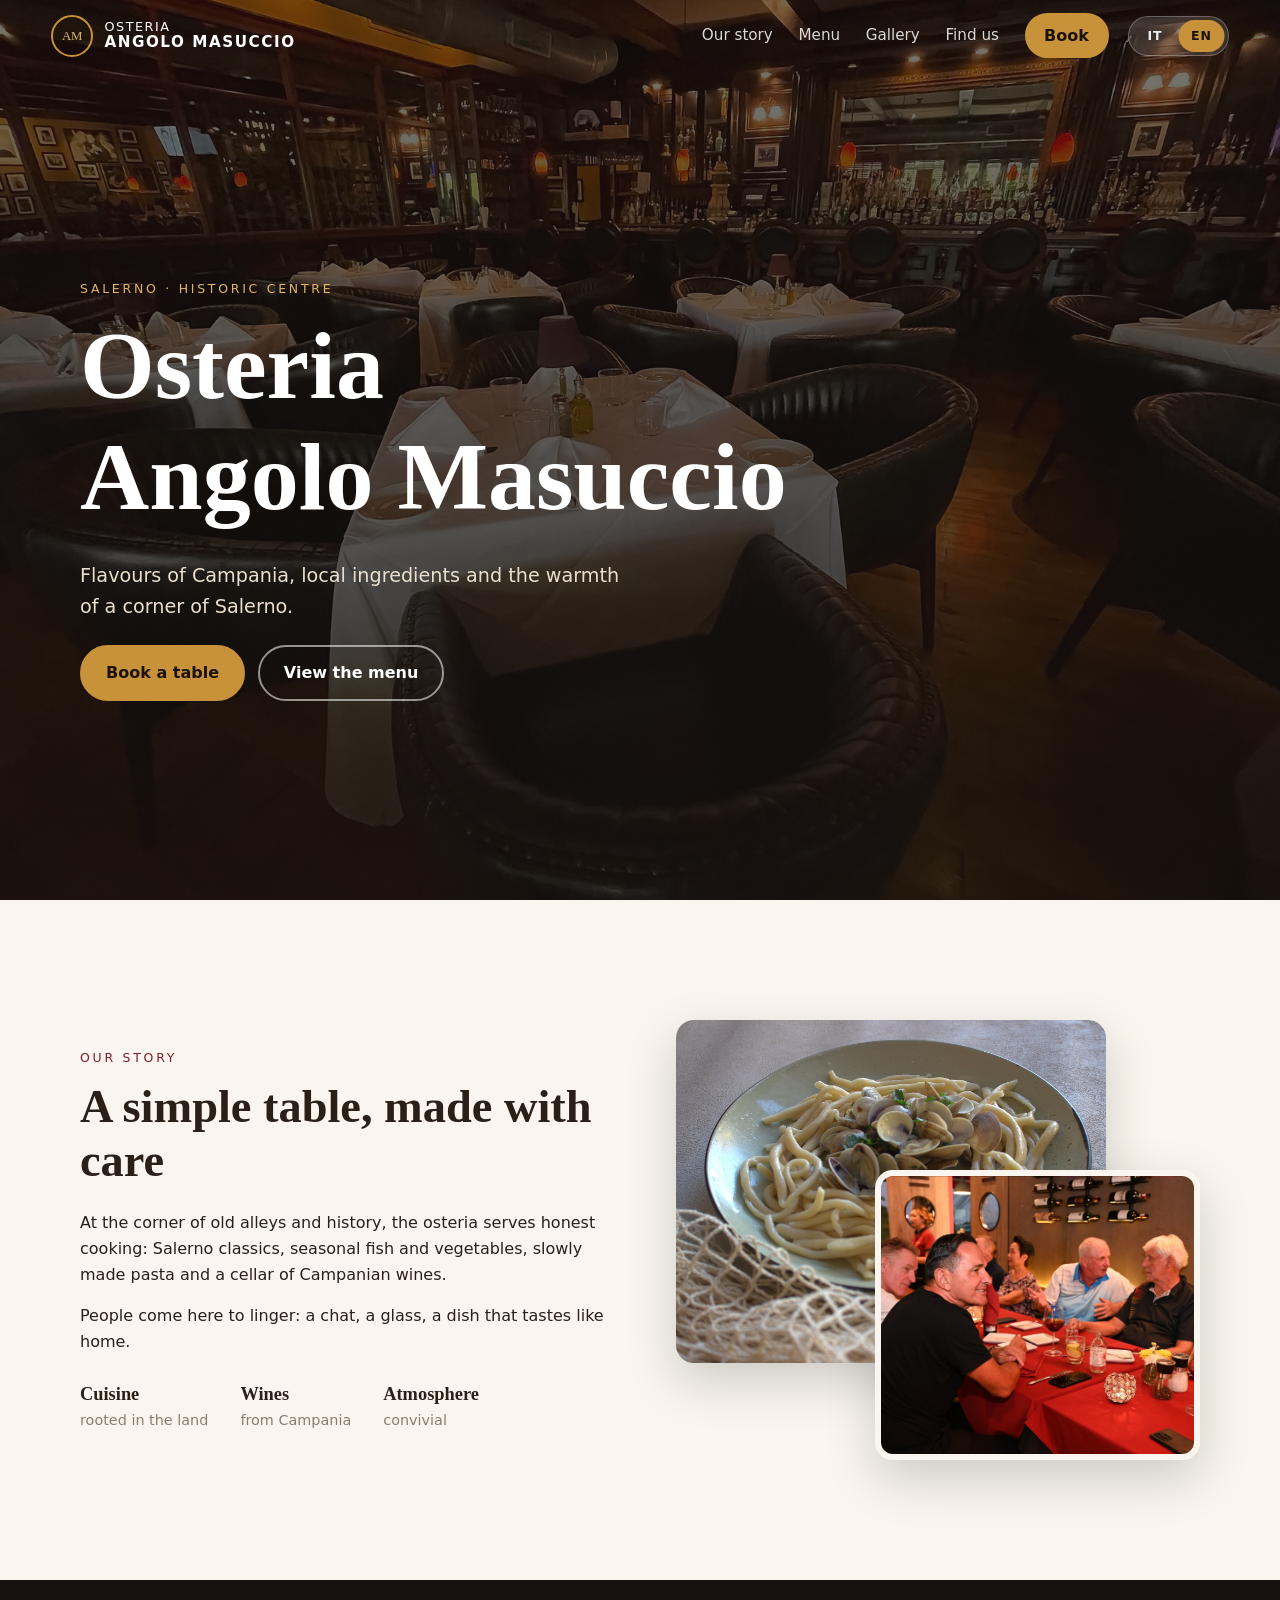
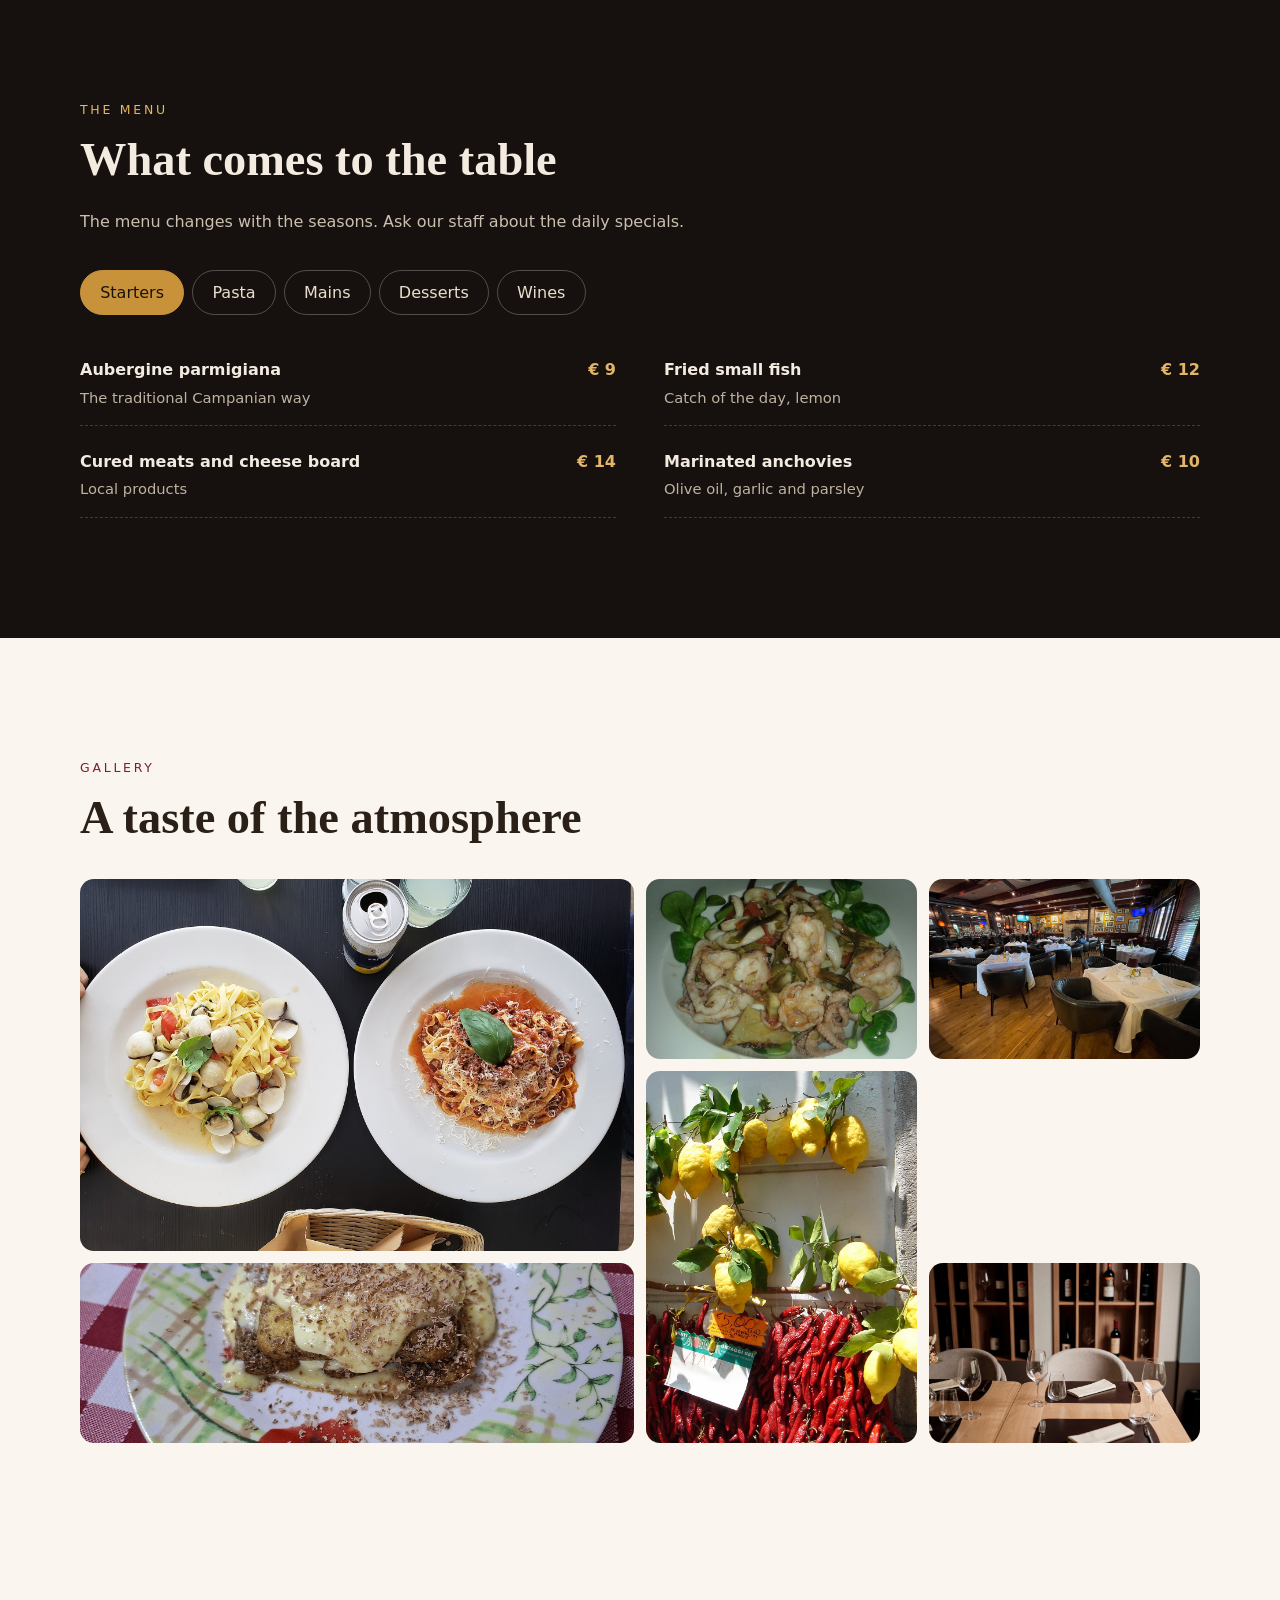
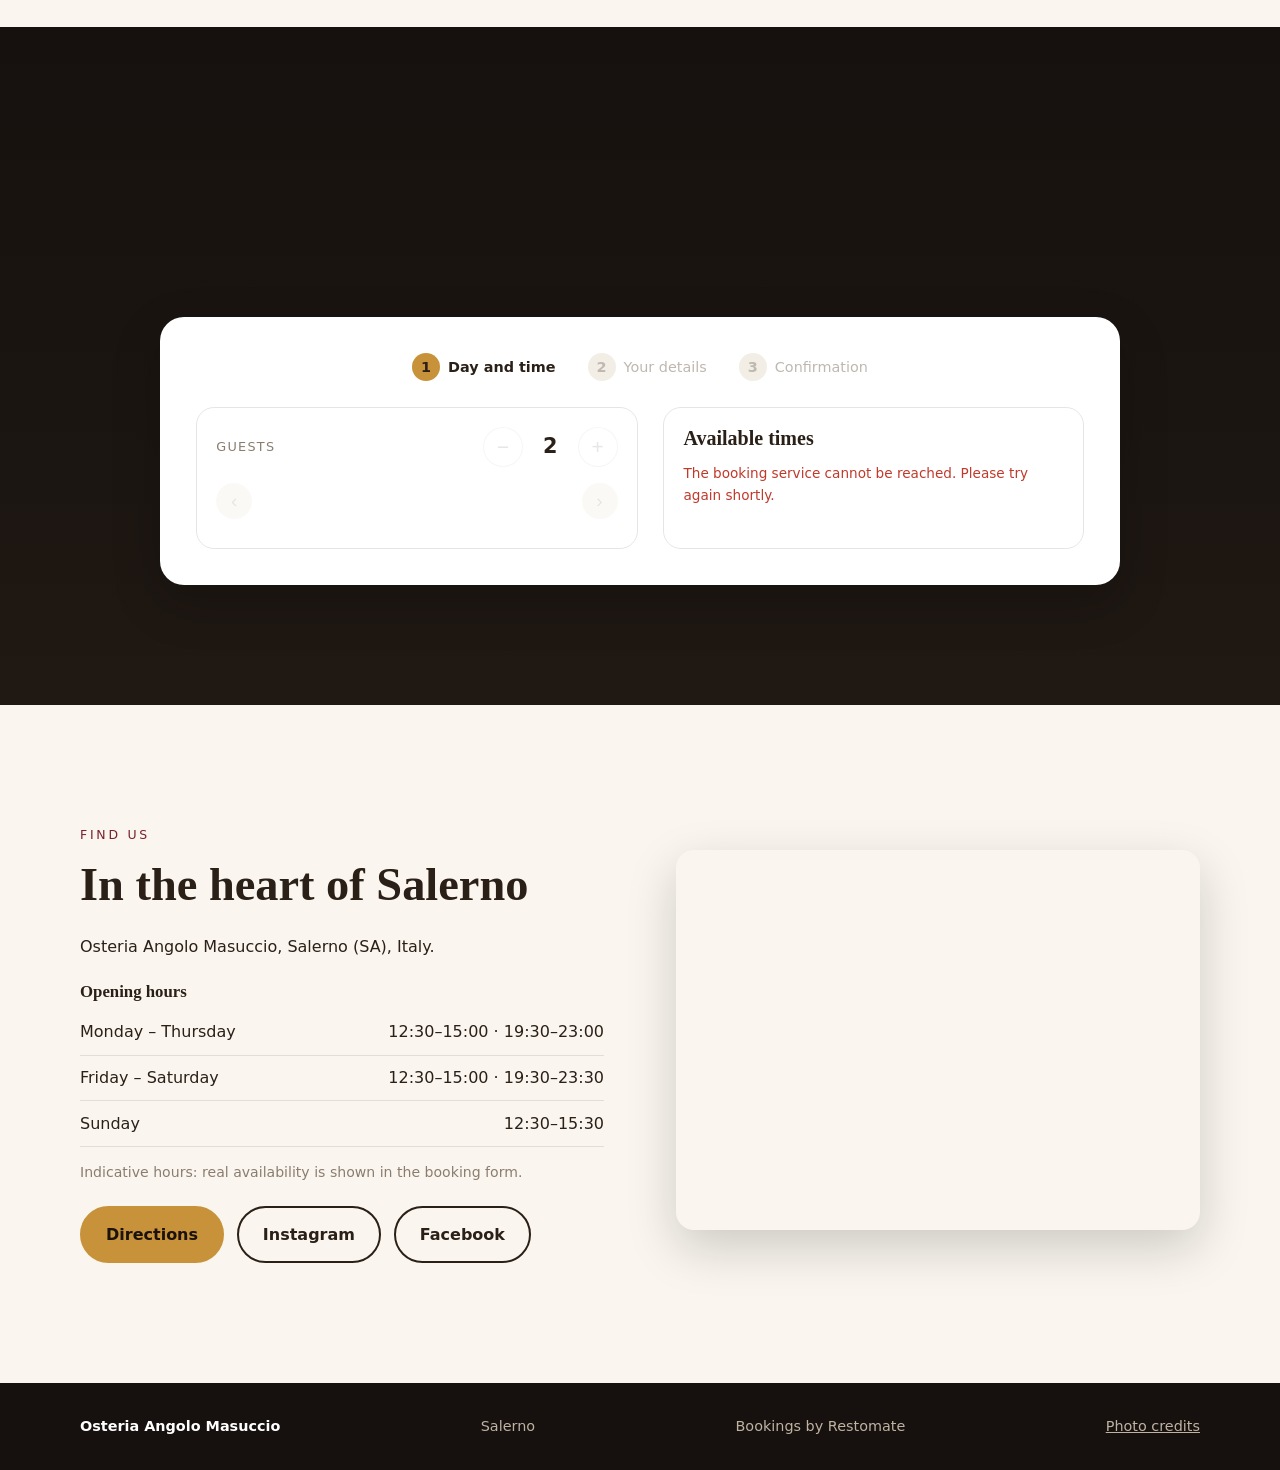
<file: wwwroot/index.html>
<!doctype html>
<html lang="it">
<head>
  <meta charset="utf-8">
  <meta name="viewport" content="width=device-width, initial-scale=1">
  <title>Osteria Angolo Masuccio | Salerno</title>
  <meta name="description" content="" id="meta-desc">
  <meta name="theme-color" content="#16110e">
  <link rel="stylesheet" href="styles.css">
</head>
<body>
  <header class="site-header" id="top">
    <a class="brand" href="#top" aria-label="Osteria Angolo Masuccio"><span class="brand-mark">AM</span><span class="brand-text">Osteria<br><strong>Angolo Masuccio</strong></span></a>
    <div class="header-right">
      <nav id="nav" class="nav" aria-label="Menu">
        <a href="#storia" data-i18n="nav.story"></a><a href="#menu" data-i18n="nav.menu"></a><a href="#galleria" data-i18n="nav.gallery"></a><a href="#dove" data-i18n="nav.where"></a>
        <a class="btn btn-small" href="#prenota" data-i18n="nav.book"></a>
      </nav>
      <div class="lang" id="lang" role="group" data-i18n-attrs="aria-label:lang.label">
        <button type="button" data-lang="it" aria-pressed="true">IT</button>
        <button type="button" data-lang="en" aria-pressed="false">EN</button>
        <span class="lang-thumb" aria-hidden="true"></span>
      </div>
      <button class="nav-toggle" id="nav-toggle" type="button" aria-expanded="false" aria-controls="nav"><span class="sr-only" data-i18n="nav.toggle"></span><i></i><i></i><i></i></button>
    </div>
  </header>
  <main>
    <section class="hero" aria-labelledby="hero-title">
      <div class="hero-bg" data-parallax></div>
      <div class="hero-inner">
        <p class="eyebrow" data-i18n="hero.eyebrow"></p>
        <h1 id="hero-title" data-i18n-html="hero.title"></h1>
        <p class="lead" data-i18n="hero.lead"></p>
        <div class="actions"><a class="btn" href="#prenota" data-i18n="hero.cta"></a><a class="btn btn-ghost" href="#menu" data-i18n="hero.menu"></a></div>
      </div>
    </section>
    <section class="section" id="storia" aria-labelledby="storia-title">
      <div class="wrap split">
        <div class="reveal">
          <p class="eyebrow dark" data-i18n="story.eyebrow"></p>
          <h2 id="storia-title" data-i18n="story.title"></h2>
          <p data-i18n="story.p1"></p>
          <p data-i18n="story.p2"></p>
          <ul class="facts">
            <li><strong data-i18n="facts.1k"></strong><span data-i18n="facts.1v"></span></li>
            <li><strong data-i18n="facts.2k"></strong><span data-i18n="facts.2v"></span></li>
            <li><strong data-i18n="facts.3k"></strong><span data-i18n="facts.3v"></span></li>
          </ul>
        </div>
        <div class="photo-stack reveal"><div class="photo p1" role="img" data-i18n-attrs="aria-label:photo.1"></div><div class="photo p2" role="img" data-i18n-attrs="aria-label:photo.2"></div></div>
      </div>
    </section>
    <section class="section dark" id="menu" aria-labelledby="menu-title">
      <div class="wrap">
        <div class="section-head reveal"><p class="eyebrow" data-i18n="menu.eyebrow"></p><h2 id="menu-title" data-i18n="menu.title"></h2>
          <p class="muted-light" data-i18n="menu.note"></p></div>
        <div class="tabs" id="menu-tabs" role="tablist" data-i18n-attrs="aria-label:menu.tabs"></div>
        <div class="menu-panel" id="menu-panel" role="tabpanel" aria-live="polite"></div>
      </div>
    </section>
    <section class="section" id="galleria" aria-labelledby="gal-title">
      <div class="wrap">
        <div class="section-head reveal"><p class="eyebrow dark" data-i18n="gal.eyebrow"></p><h2 id="gal-title" data-i18n="gal.title"></h2></div>
        <div class="gallery reveal" id="gallery"></div>
        <p class="social reveal" data-i18n-html="gal.social"></p>
      </div>
    </section>
    <section class="section book" id="prenota" aria-labelledby="book-title">
      <div class="wrap">
        <div class="section-head reveal"><p class="eyebrow" data-i18n="book.eyebrow"></p><h2 id="book-title" data-i18n="book.title"></h2><p class="muted-light" data-i18n="book.sub"></p></div>
        <div class="book-card reveal">
          <ol class="steps" id="steps" data-i18n-attrs="aria-label:steps.label">
            <li class="active" data-step="1"><span>1</span><em data-i18n="steps.1"></em></li>
            <li data-step="2"><span>2</span><em data-i18n="steps.2"></em></li>
            <li data-step="3"><span>3</span><em data-i18n="steps.3"></em></li>
          </ol>
          <div class="status" id="status" role="alert"></div>
          <div class="step" id="step-1">
            <div class="pick-grid">
              <div class="panel">
                <div class="party"><span class="label" id="party-name" data-i18n="party.label"></span>
                  <div class="stepper" role="group" aria-labelledby="party-name">
                    <button type="button" id="party-minus" data-i18n-attrs="aria-label:party.minus">&minus;</button>
                    <output id="party-value" aria-live="polite">2</output>
                    <button type="button" id="party-plus" data-i18n-attrs="aria-label:party.plus">+</button>
                  </div></div>
                <div class="cal-bar"><button type="button" id="cal-prev" data-i18n-attrs="aria-label:cal.prev">&lsaquo;</button><strong id="cal-title"></strong><button type="button" id="cal-next" data-i18n-attrs="aria-label:cal.next">&rsaquo;</button></div>
                <div class="cal-grid" id="calendar-grid"></div>
              </div>
              <div class="panel"><h3 data-i18n="slots.title"></h3><div id="slots" aria-live="polite"></div></div>
            </div>
          </div>
          <form class="step" id="step-2" hidden novalidate>
            <div class="chosen"><div><span class="label" data-i18n="chosen.label"></span><strong id="chosen-text"></strong></div><button type="button" class="link" id="back" data-i18n="chosen.edit"></button></div>
            <div class="fields">
              <div class="field"><label for="name" data-i18n="form.name"></label><input id="name" autocomplete="name" maxlength="120" required><p class="field-error" id="name-error"></p></div>
              <div class="field"><label for="email" data-i18n="form.email"></label><input id="email" type="email" autocomplete="email" maxlength="200"><p class="field-error" id="email-error"></p></div>
              <div class="field"><label for="phone" data-i18n="form.phone"></label><input id="phone" type="tel" autocomplete="tel" maxlength="40"><p class="field-error" id="phone-error"></p></div>
            </div>
            <p class="hint" data-i18n="form.hint"></p>
            <button class="btn btn-block" id="submit" type="submit" data-i18n="form.submit"></button>
          </form>
          <div class="step confirmation" id="step-3" hidden tabindex="-1">
            <div class="check" aria-hidden="true"><svg viewBox="0 0 52 52"><path d="M14 27l8 8 16-17"/></svg></div>
            <h3 data-i18n="conf.title"></h3>
            <p data-i18n="conf.text"></p>
            <dl class="receipt">
              <div><dt data-i18n="conf.date"></dt><dd id="c-date"></dd></div><div><dt data-i18n="conf.time"></dt><dd id="c-time"></dd></div>
              <div><dt data-i18n="conf.party"></dt><dd id="c-party"></dd></div><div><dt data-i18n="conf.ref"></dt><dd id="c-ref"></dd></div>
            </dl>
            <p class="muted" data-i18n="conf.see"></p>
          </div>
        </div>
      </div>
    </section>
    <section class="section" id="dove" aria-labelledby="dove-title">
      <div class="wrap split">
        <div class="reveal">
          <p class="eyebrow dark" data-i18n="where.eyebrow"></p><h2 id="dove-title" data-i18n="where.title"></h2>
          <p data-i18n="where.addr"></p>
          <h3 class="small" data-i18n="where.hours"></h3>
          <ul class="hours">
            <li><span data-i18n="hours.1"></span><span>12:30–15:00 · 19:30–23:00</span></li>
            <li><span data-i18n="hours.2"></span><span>12:30–15:00 · 19:30–23:30</span></li>
            <li><span data-i18n="hours.3"></span><span>12:30–15:30</span></li>
          </ul>
          <p class="hint" data-i18n="where.hint"></p>
          <div class="actions">
            <a class="btn" href="https://www.google.com/maps/search/?api=1&amp;query=40.6777023,14.7612513" target="_blank" rel="noopener" data-i18n="where.directions"></a>
            <a class="btn btn-outline" href="https://www.instagram.com/osteriaangolomasuccio/" target="_blank" rel="noopener">Instagram</a>
            <a class="btn btn-outline" href="https://www.facebook.com/OsteriaAngoloMasuccio" target="_blank" rel="noopener">Facebook</a>
          </div>
        </div>
        <div class="map reveal"><iframe data-i18n-attrs="title:where.map" loading="lazy" src="https://www.openstreetmap.org/export/embed.html?bbox=14.7580%2C40.6760%2C14.7645%2C40.6795&amp;layer=mapnik&amp;marker=40.6777023%2C14.7612513"></iframe></div>
      </div>
    </section>
  </main>
  <footer class="site-footer"><div class="wrap"><strong>Osteria Angolo Masuccio</strong><span>Salerno</span><span data-i18n="footer.book"></span><a href="crediti.html" data-i18n="footer.credits"></a></div></footer>
  <dialog id="lightbox" class="lightbox"><button type="button" id="lb-close" data-i18n-attrs="aria-label:gal.close">&times;</button><div id="lb-img" role="img"></div></dialog>
  <script src="i18n.js"></script>
  <script src="app.js" defer></script>
</body>
</html>
</file>
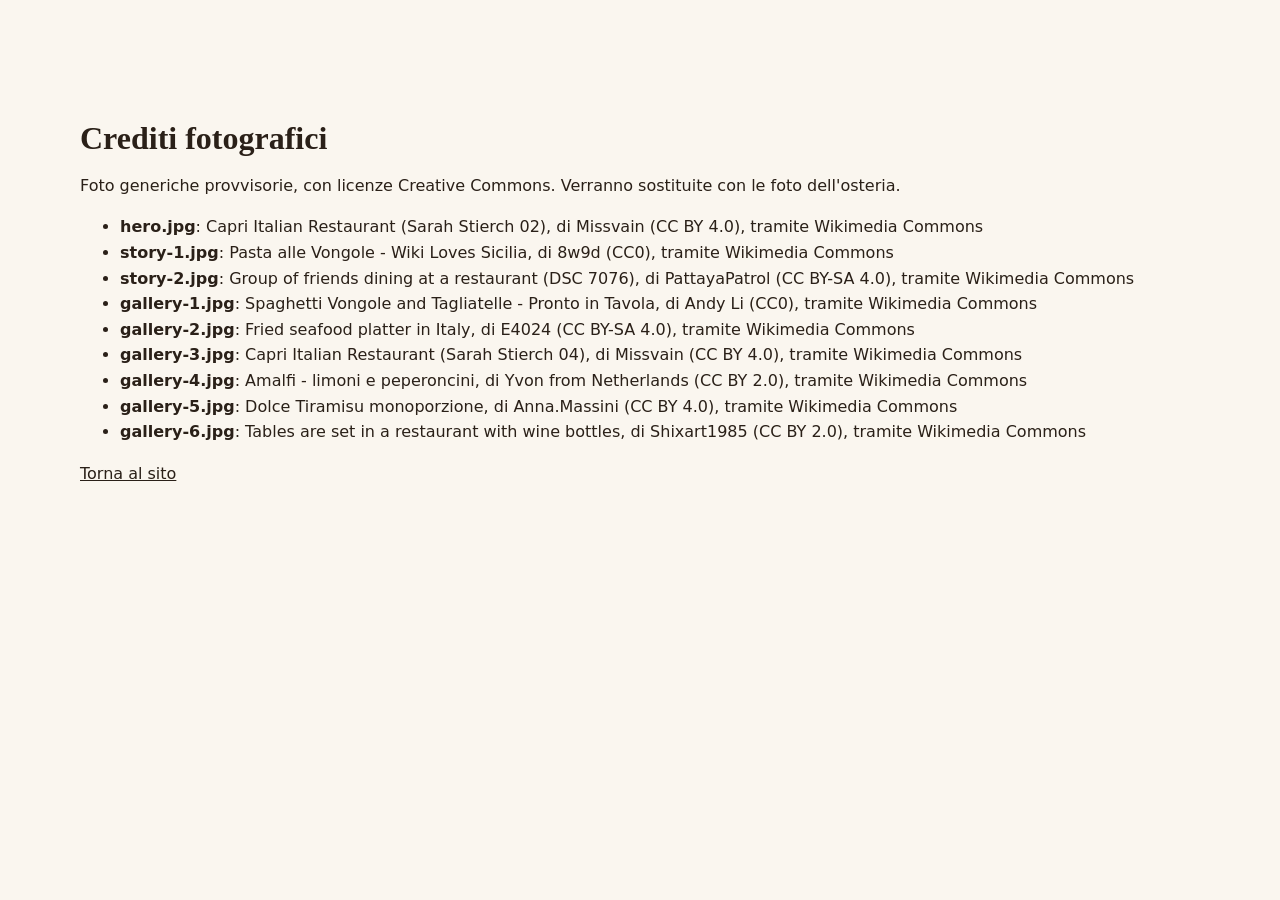
<file: wwwroot/crediti.html>
<!doctype html><html lang="it"><head><meta charset="utf-8"><meta name="viewport" content="width=device-width, initial-scale=1"><title>Crediti fotografici | Osteria Angolo Masuccio</title><link rel="stylesheet" href="styles.css"></head><body><main class="section"><div class="wrap"><h1>Crediti fotografici</h1><p>Foto generiche provvisorie, con licenze Creative Commons. Verranno sostituite con le foto dell'osteria.</p><ul><li><strong>hero.jpg</strong>: Capri Italian Restaurant (Sarah Stierch 02), di Missvain (CC BY 4.0), tramite Wikimedia Commons</li>
<li><strong>story-1.jpg</strong>: Pasta alle Vongole - Wiki Loves Sicilia, di 8w9d (CC0), tramite Wikimedia Commons</li>
<li><strong>story-2.jpg</strong>: Group of friends dining at a restaurant (DSC 7076), di PattayaPatrol (CC BY-SA 4.0), tramite Wikimedia Commons</li>
<li><strong>gallery-1.jpg</strong>: Spaghetti Vongole and Tagliatelle - Pronto in Tavola, di Andy Li (CC0), tramite Wikimedia Commons</li>
<li><strong>gallery-2.jpg</strong>: Fried seafood platter in Italy, di E4024 (CC BY-SA 4.0), tramite Wikimedia Commons</li>
<li><strong>gallery-3.jpg</strong>: Capri Italian Restaurant (Sarah Stierch 04), di Missvain (CC BY 4.0), tramite Wikimedia Commons</li>
<li><strong>gallery-4.jpg</strong>: Amalfi - limoni e peperoncini, di Yvon from Netherlands (CC BY 2.0), tramite Wikimedia Commons</li>
<li><strong>gallery-5.jpg</strong>: Dolce Tiramisu monoporzione, di Anna.Massini (CC BY 4.0), tramite Wikimedia Commons</li>
<li><strong>gallery-6.jpg</strong>: Tables are set in a restaurant with wine bottles, di Shixart1985 (CC BY 2.0), tramite Wikimedia Commons</li></ul><p><a href="index.html">Torna al sito</a></p></div></main></body></html>
</file>
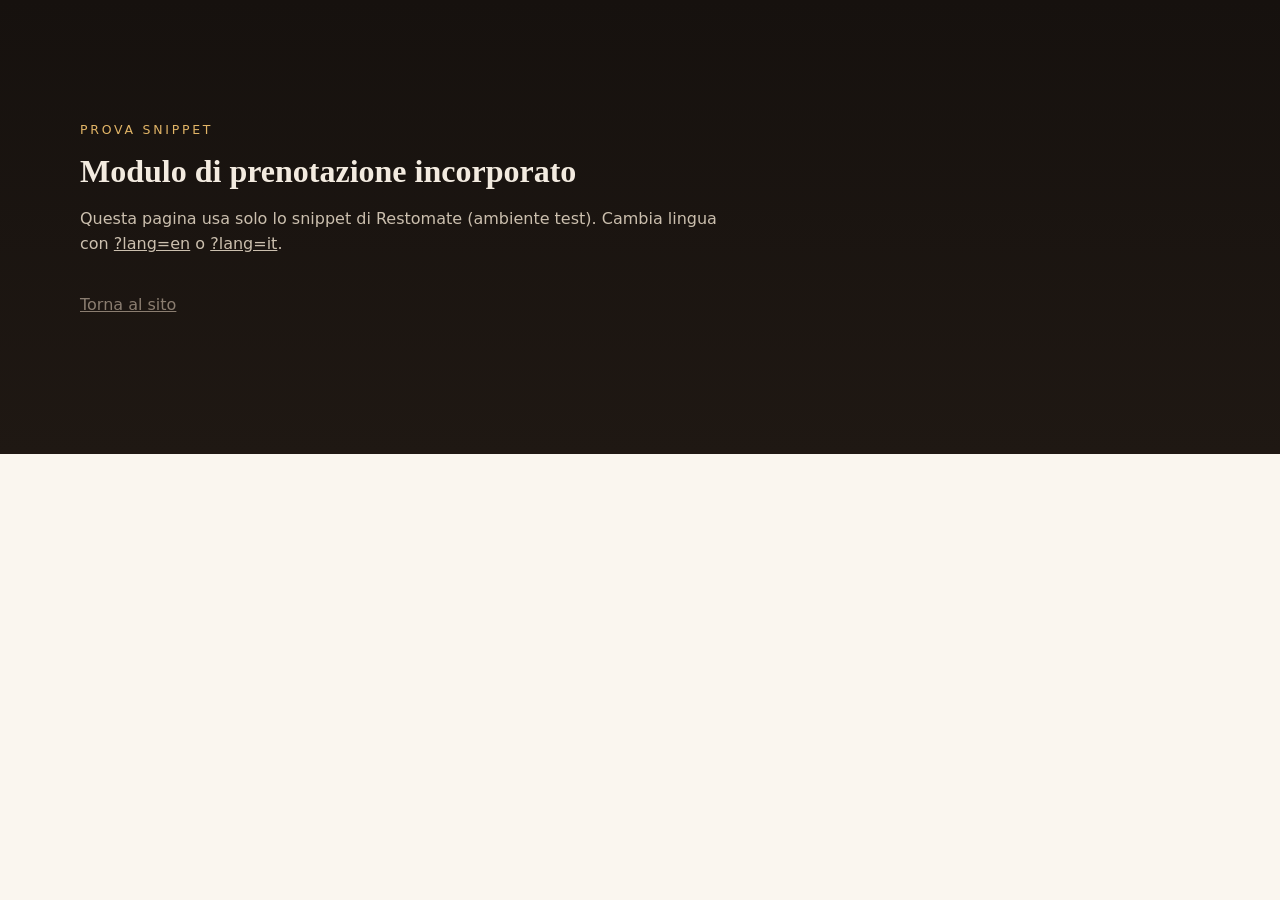
<file: wwwroot/embed-test.html>
<!doctype html>
<html lang="it">
<head>
  <meta charset="utf-8">
  <meta name="viewport" content="width=device-width, initial-scale=1">
  <meta name="robots" content="noindex">
  <title>Prova del modulo di prenotazione incorporabile</title>
  <link rel="stylesheet" href="styles.css">
</head>
<body>
  <main class="section book">
    <div class="wrap">
      <div class="section-head">
        <p class="eyebrow">Prova snippet</p>
        <h1>Modulo di prenotazione incorporato</h1>
        <p class="muted-light">Questa pagina usa solo lo snippet di Restomate (ambiente test). Cambia lingua con <a href="?lang=en">?lang=en</a> o <a href="?lang=it">?lang=it</a>.</p>
      </div>
      <div id="booking-host" data-restomate="f4179182-7153-4801-b2ee-1505938e8a58"></div>
      <p class="social"><a href="index.html">Torna al sito</a></p>
    </div>
  </main>
  <script src="embed-test.js"></script>
  <script src="https://restomate-test-ab3k9.azurewebsites.net/embed.js" async></script>
</body>
</html>
</file>
<file: wwwroot/styles.css>
:root{--bg:#16110e;--bg2:#1f1813;--paper:#faf6ef;--ink:#2a2018;--gold:#c8923a;--gold2:#e2b567;--wine:#7a1f2b;--muted:#8a7d70;--line:rgba(0,0,0,.1);--r:18px;--shadow:0 18px 50px rgba(0,0,0,.18)}
*{box-sizing:border-box}html{scroll-behavior:smooth;scroll-padding-top:76px}
body{margin:0;font-family:Inter,system-ui,"Segoe UI",Roboto,sans-serif;color:var(--ink);background:var(--paper);line-height:1.6;-webkit-font-smoothing:antialiased}
h1,h2,h3{font-family:Georgia,"Playfair Display","Times New Roman",serif;line-height:1.15;margin:0 0 .5em}
h2{font-size:clamp(1.9rem,4vw,2.9rem)}h3{font-size:1.25rem}h3.small{font-size:1.05rem;margin-top:1.4rem}
a{color:inherit}img{max-width:100%}
.sr-only{position:absolute;width:1px;height:1px;overflow:hidden;clip:rect(0 0 0 0)}
.wrap{width:min(1120px,92%);margin:0 auto}
.section{padding:clamp(64px,10vw,120px) 0}
.section.dark{background:var(--bg);color:#f3ebe0}
.section-head{max-width:640px;margin-bottom:2.2rem}
.eyebrow{text-transform:uppercase;letter-spacing:.22em;font-size:.78rem;color:var(--gold2);margin:0 0 .8rem}
.eyebrow.dark{color:var(--wine)}
.muted{color:var(--muted)}.muted-light{color:#cbbfae}.hint{font-size:.88rem;color:var(--muted)}
.split{display:grid;grid-template-columns:1fr 1fr;gap:clamp(28px,6vw,72px);align-items:center}

.btn{display:inline-block;padding:.85rem 1.5rem;border-radius:999px;background:var(--gold);color:#1b130b;font-weight:600;text-decoration:none;border:2px solid var(--gold);cursor:pointer;font:inherit;font-weight:600;transition:transform .2s,background .2s,box-shadow .2s}
.btn:hover{background:var(--gold2);transform:translateY(-2px);box-shadow:0 10px 24px rgba(200,146,58,.35)}
.btn:disabled{opacity:.45;cursor:not-allowed;transform:none;box-shadow:none}
.btn-ghost{background:transparent;color:#fff;border-color:rgba(255,255,255,.55)}.btn-ghost:hover{background:rgba(255,255,255,.12);box-shadow:none}
.btn-outline{background:transparent;color:var(--ink);border-color:var(--ink)}.btn-outline:hover{background:var(--ink);color:#fff;box-shadow:none}
.btn-small{padding:.5rem 1.1rem}.btn-block{width:100%;margin-top:1rem;padding:1rem}
.link{background:none;border:0;color:var(--wine);text-decoration:underline;cursor:pointer;font:inherit}
.actions{display:flex;flex-wrap:wrap;gap:.8rem;margin-top:1.4rem}

.site-header{position:fixed;inset:0 0 auto 0;z-index:50;display:flex;align-items:center;justify-content:space-between;padding:.8rem 4%;transition:background .3s,box-shadow .3s}
.site-header.solid{background:rgba(22,17,14,.94);backdrop-filter:blur(10px);box-shadow:0 4px 24px rgba(0,0,0,.3)}
.brand{display:flex;align-items:center;gap:.7rem;color:#fff;text-decoration:none;line-height:1.1;font-size:.8rem;text-transform:uppercase;letter-spacing:.12em}
.brand strong{font-size:.95rem}.brand-mark{display:grid;place-items:center;width:42px;height:42px;border-radius:50%;border:2px solid var(--gold);font-family:Georgia,serif;color:var(--gold2);letter-spacing:0}
.nav{display:flex;align-items:center;gap:1.6rem}.nav a:not(.btn){color:#eee;text-decoration:none;font-size:.95rem;opacity:.9}.nav a:not(.btn):hover{color:var(--gold2)}
.nav-toggle{display:none;background:none;border:0;width:44px;height:44px;cursor:pointer;flex-direction:column;justify-content:center;gap:6px;align-items:center}
.nav-toggle i{display:block;width:24px;height:2px;background:#fff;transition:transform .25s,opacity .25s}
.nav-toggle[aria-expanded=true] i:nth-of-type(1){transform:translateY(8px) rotate(45deg)}.nav-toggle[aria-expanded=true] i:nth-of-type(2){opacity:0}.nav-toggle[aria-expanded=true] i:nth-of-type(3){transform:translateY(-8px) rotate(-45deg)}

.hero{position:relative;min-height:100svh;display:grid;align-items:center;color:#fff;overflow:hidden}
.hero-bg{position:absolute;inset:-10% 0;background:linear-gradient(180deg,rgba(22,17,14,.55),rgba(22,17,14,.85)),url(img/hero.jpg) center/cover,radial-gradient(circle at 70% 30%,#7a3b1c,#16110e 70%);will-change:transform}
.hero-inner{position:relative;width:min(1120px,92%);margin:0 auto;padding-top:80px;animation:rise .9s ease both}
.hero h1{font-size:clamp(2.8rem,8vw,6rem);margin-bottom:.3em}.lead{max-width:560px;font-size:1.2rem;color:#eadfce}
@keyframes rise{from{opacity:0;transform:translateY(26px)}to{opacity:1;transform:none}}

.reveal{opacity:0;transform:translateY(28px);transition:opacity .7s ease,transform .7s ease}.reveal.in{opacity:1;transform:none}
.facts{display:flex;gap:2rem;list-style:none;padding:0;margin:1.6rem 0 0;flex-wrap:wrap}.facts li{display:flex;flex-direction:column}.facts strong{font-family:Georgia,serif;font-size:1.15rem}.facts span{color:var(--muted);font-size:.9rem}
.photo-stack{position:relative;min-height:440px}
.photo{position:absolute;border-radius:var(--r);box-shadow:var(--shadow);background:linear-gradient(135deg,#a0522d,#4a2a14) center/cover}
.p1{inset:0 18% 22% 0;background-image:url(img/story-1.jpg),linear-gradient(135deg,#a0522d,#4a2a14)}.p2{inset:34% 0 0 38%;border:6px solid var(--paper);background-image:url(img/story-2.jpg),linear-gradient(135deg,#7a1f2b,#2b0d12)}

.tabs{display:flex;gap:.5rem;flex-wrap:wrap;margin-bottom:1.6rem}
.tab{background:transparent;color:#eadfce;border:1px solid rgba(255,255,255,.25);border-radius:999px;padding:.55rem 1.2rem;cursor:pointer;font:inherit;transition:.2s}
.tab:hover{border-color:var(--gold2)}.tab[aria-selected=true]{background:var(--gold);color:#1b130b;border-color:var(--gold)}
.menu-panel{display:grid;grid-template-columns:1fr 1fr;gap:.4rem 3rem;animation:rise .4s ease both}
.dish{padding:1rem 0;border-bottom:1px dashed rgba(255,255,255,.18)}.dish-top{display:flex;justify-content:space-between;gap:1rem;font-weight:600}.dish-top span:last-child{color:var(--gold2);white-space:nowrap}.dish p{margin:.2rem 0 0;color:#bfb2a1;font-size:.92rem}

.gallery{display:grid;grid-template-columns:repeat(4,1fr);grid-auto-rows:180px;gap:12px}
.g{border:0;border-radius:14px;cursor:zoom-in;background:linear-gradient(135deg,#6b3a1d,#2a170b) center/cover;transition:transform .3s,filter .3s;padding:0}
.g:hover{transform:scale(1.02);filter:brightness(1.1)}.g:nth-child(1){grid-column:span 2;grid-row:span 2}.g:nth-child(4){grid-row:span 2}.g:nth-child(5){grid-column:span 2}
.social{margin-top:1.4rem;color:var(--muted)}
.lightbox{border:0;padding:0;background:transparent;max-width:92vw;max-height:92vh;overflow:visible}.lightbox::backdrop{background:rgba(0,0,0,.85)}
#lb-img{width:min(92vw,1000px);height:min(80vh,700px);background:center/contain no-repeat #111;border-radius:12px}
#lb-close{position:absolute;right:-6px;top:-44px;background:none;border:0;color:#fff;font-size:2.2rem;cursor:pointer}

.book{background:linear-gradient(180deg,var(--bg),var(--bg2));color:#f3ebe0}
.book-card{background:#fff;color:var(--ink);border-radius:24px;padding:clamp(18px,3vw,36px);box-shadow:var(--shadow);max-width:960px;margin:0 auto}
.steps{display:flex;justify-content:center;gap:clamp(8px,3vw,32px);list-style:none;padding:0;margin:0 0 1.6rem;font-size:.9rem;color:var(--muted)}
.steps li{display:flex;align-items:center;gap:.5rem;opacity:.55}.steps li.active,.steps li.done{opacity:1}.steps li.active{color:var(--ink);font-weight:600}
.steps span{display:grid;place-items:center;width:28px;height:28px;border-radius:50%;background:#e8e0d2;font-weight:700}.steps li.active span{background:var(--gold)}.steps li.done span{background:#3d8a5a;color:#fff}
.status{display:none;padding:.8rem 1rem;border-radius:12px;margin-bottom:1rem}.status.error{display:block;background:#fdecec;color:#8a1c1c}
.step{animation:rise .4s ease both}[hidden]{display:none!important}
.pick-grid{display:grid;grid-template-columns:1.05fr 1fr;gap:1.6rem}
.panel{border:1px solid var(--line);border-radius:var(--r);padding:1.2rem}.panel h3{margin-bottom:.8rem}
.party{display:flex;justify-content:space-between;align-items:center;margin-bottom:1rem}.label{font-size:.8rem;text-transform:uppercase;letter-spacing:.1em;color:var(--muted)}
.stepper{display:flex;align-items:center;gap:.8rem}.stepper button{width:40px;height:40px;border-radius:50%;border:1px solid var(--line);background:#fff;font-size:1.3rem;cursor:pointer}.stepper button:hover:not(:disabled){border-color:var(--gold)}.stepper button:disabled{opacity:.35}
.stepper output{min-width:2ch;text-align:center;font-size:1.3rem;font-weight:700}
.cal-bar{display:flex;justify-content:space-between;align-items:center;margin-bottom:.6rem;text-transform:capitalize}.cal-bar button{width:36px;height:36px;border-radius:50%;border:0;background:#f2ece0;cursor:pointer;font-size:1.2rem}.cal-bar button:disabled{opacity:.3}
.cal-grid{display:grid;grid-template-columns:repeat(7,1fr);gap:4px;text-align:center}.cal-head{font-size:.75rem;color:var(--muted);padding:.3rem 0}
.cal-day{aspect-ratio:1;border:0;border-radius:10px;background:transparent;cursor:pointer;font:inherit}.cal-day:hover:not(:disabled){background:#f2ece0}.cal-day:disabled{opacity:.28;cursor:not-allowed}.cal-day.today{outline:1px solid var(--gold)}.cal-day.selected{background:var(--gold);font-weight:700}
.slots-group h4{margin:.8rem 0 .4rem;font-size:.8rem;text-transform:uppercase;letter-spacing:.1em;color:var(--muted)}.slot-list{display:flex;flex-wrap:wrap;gap:.5rem}
.slot{padding:.6rem 1rem;border-radius:12px;border:1px solid var(--line);background:#fff;cursor:pointer;font:inherit;font-weight:600;transition:.2s}.slot:hover{border-color:var(--gold);background:#fff8ea;transform:translateY(-1px)}
.chosen{display:flex;justify-content:space-between;align-items:center;gap:1rem;background:#faf3e4;border-radius:14px;padding:1rem 1.2rem;margin-bottom:1.2rem}.chosen strong{display:block;font-size:1.05rem}
.fields{display:grid;grid-template-columns:1fr 1fr;gap:1rem}.field:first-child{grid-column:1/-1}.field label{display:block;font-weight:600;margin-bottom:.3rem}
.field input{width:100%;padding:.85rem 1rem;border:1px solid #d8cfc0;border-radius:12px;font:inherit}.field input:focus{outline:2px solid var(--gold);border-color:transparent}.field input[aria-invalid=true]{border-color:#c0392b}
.field-error{color:#c0392b;font-size:.85rem;min-height:1.2em;margin:.2rem 0 0}
.confirmation{text-align:center;padding:2rem 0}.check{width:84px;height:84px;margin:0 auto 1rem;border-radius:50%;background:#3d8a5a;display:grid;place-items:center}
.check svg{width:52px;height:52px;fill:none;stroke:#fff;stroke-width:4;stroke-linecap:round;stroke-linejoin:round;stroke-dasharray:50;stroke-dashoffset:50;animation:draw .6s .2s ease forwards}@keyframes draw{to{stroke-dashoffset:0}}
.receipt{display:grid;grid-template-columns:repeat(4,1fr);gap:1rem;max-width:640px;margin:1.6rem auto;padding:1.2rem;background:#faf3e4;border-radius:16px}.receipt dt{font-size:.75rem;text-transform:uppercase;letter-spacing:.1em;color:var(--muted)}.receipt dd{margin:.2rem 0 0;font-weight:700}

.hours{list-style:none;padding:0;margin:0}.hours li{display:flex;justify-content:space-between;gap:1rem;padding:.6rem 0;border-bottom:1px solid var(--line)}
.map iframe{width:100%;height:380px;border:0;border-radius:var(--r);box-shadow:var(--shadow)}
.site-footer{background:var(--bg);color:#bfb2a1;padding:2rem 0;font-size:.9rem}.site-footer .wrap{display:flex;flex-wrap:wrap;justify-content:space-between;gap:.6rem}.site-footer strong{color:#fff}

@media(max-width:860px){
 .split,.pick-grid{grid-template-columns:1fr}.photo-stack{min-height:360px}.menu-panel{grid-template-columns:1fr}
 .gallery{grid-template-columns:repeat(2,1fr);grid-auto-rows:150px}.g:nth-child(n){grid-column:auto;grid-row:auto}.g:nth-child(1){grid-column:span 2}
 .nav-toggle{display:flex}.nav{position:fixed;inset:0 0 auto 0;top:64px;flex-direction:column;background:rgba(22,17,14,.98);padding:1.4rem;gap:1.2rem;transform:translateY(-130%);transition:transform .3s}.nav.open{transform:none}
 .fields{grid-template-columns:1fr}.receipt{grid-template-columns:1fr 1fr}
}
@media(prefers-reduced-motion:reduce){*{animation:none!important;transition:none!important}.reveal{opacity:1;transform:none}html{scroll-behavior:auto}}

/* ---------- selettore lingua e ritocchi ---------- */
.header-right{display:flex;align-items:center;gap:1.2rem}
.lang{position:relative;display:grid;grid-template-columns:1fr 1fr;background:rgba(255,255,255,.12);border:1px solid rgba(255,255,255,.25);border-radius:999px;padding:3px;isolation:isolate}
.lang button{position:relative;z-index:1;background:none;border:0;color:#eee;font:inherit;font-size:.78rem;font-weight:700;letter-spacing:.08em;padding:.35rem .8rem;border-radius:999px;cursor:pointer;transition:color .25s;min-width:44px;min-height:32px}
.lang button[aria-pressed=true]{color:#1b130b}
.lang-thumb{position:absolute;z-index:0;top:3px;bottom:3px;left:3px;width:calc(50% - 3px);background:var(--gold);border-radius:999px;transition:transform .3s cubic-bezier(.4,.1,.2,1)}
.lang[data-active=en] .lang-thumb{transform:translateX(100%)}
.lang:hover{border-color:var(--gold2)}
.steps em{font-style:normal}
.steps li.done span{font-size:0}
.steps li.done span::after{content:"\2713";font-size:.95rem;line-height:1}
.confirmation .muted{margin-top:1.2rem}
@media(max-width:860px){
 .steps li{font-size:inherit}.steps li em{display:none}.steps li.active em{display:inline}
 .header-right{gap:.5rem}
}
</file>
